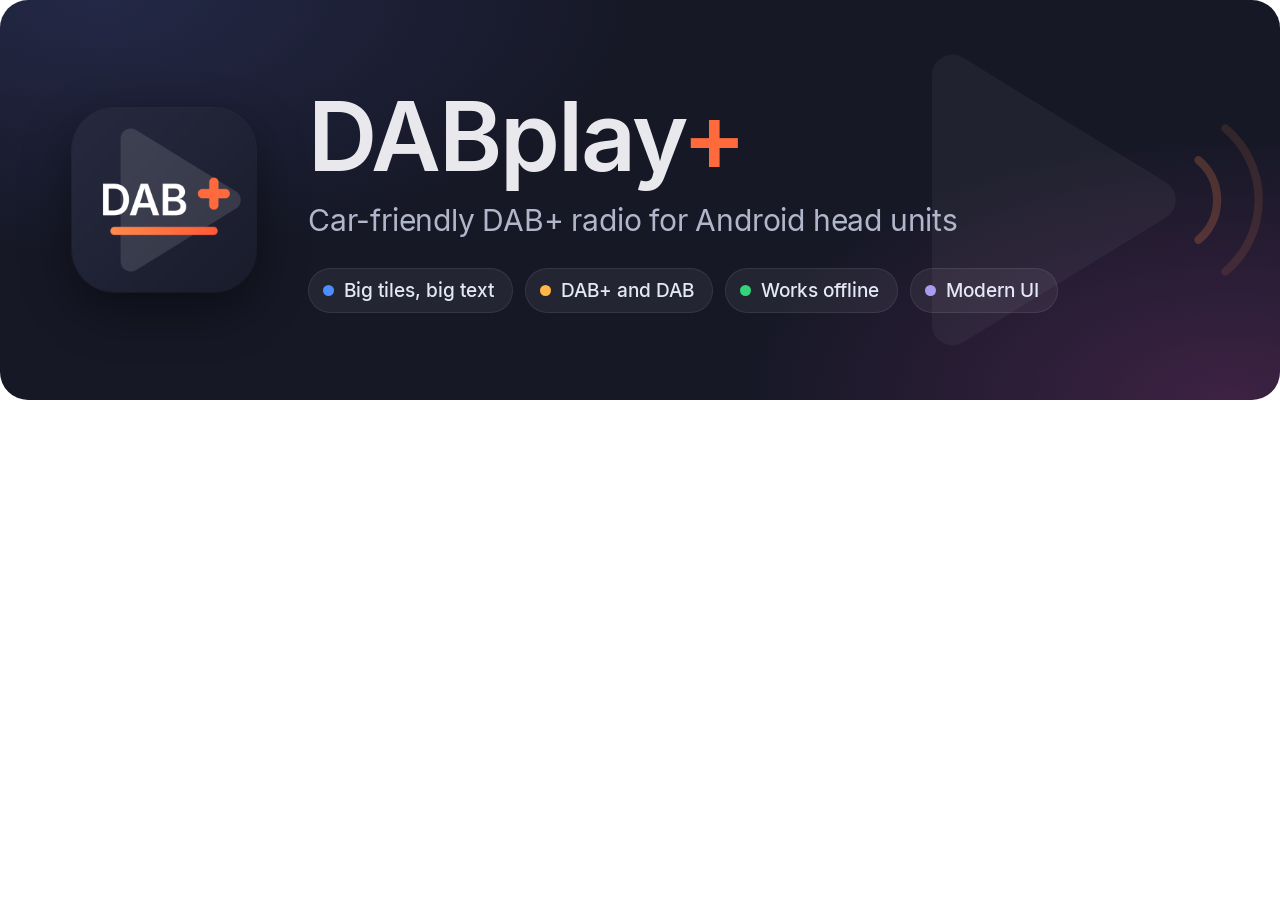
<file: tools/branding/banner.html>
<!doctype html>
<!-- The README banner (docs/banner.png), in the app's night theme. Render it with tools/branding/render.sh. -->
<html><head><meta charset="utf-8">
<style>
  @font-face { font-family: Inter; src: url(../../android/app/src/main/res/font/inter_regular.ttf); font-weight: 400; }
  @font-face { font-family: Inter; src: url(../../android/app/src/main/res/font/inter_medium.ttf); font-weight: 500; }
  @font-face { font-family: Inter; src: url(../../android/app/src/main/res/font/inter_semibold.ttf); font-weight: 600; }
  html, body { margin: 0; background: transparent; }
  .banner {
    position: relative; overflow: hidden; box-sizing: border-box;
    width: 1280px; height: 400px; border-radius: 28px; padding: 0 72px;
    display: flex; align-items: center; gap: 52px;
    font-family: Inter, sans-serif; color: #E9E9ED;
    /* the app's night background: base, a blue glow top-left, a plum glow bottom-right */
    background:
      radial-gradient(ellipse 60% 90% at 8% 0%, #232846 0%, transparent 70%),
      radial-gradient(ellipse 55% 95% at 96% 100%, #3D2244 0%, transparent 70%),
      #161826;
  }
  /* the icon's play triangle, large and faint, with broadcast arcs */
  .deco { position: absolute; right: -20px; top: 50%; transform: translateY(-50%); width: 560px; height: 560px; }
  .icon { flex: none; width: 184px; height: 184px; border-radius: 23%; overflow: hidden;
          box-shadow: 0 18px 50px rgba(0, 0, 0, .45), 0 0 0 1px rgba(255, 255, 255, .06); }
  .icon img { width: 100%; height: 100%; display: block; }
  .text { position: relative; }
  h1 { margin: 0; font-size: 96px; font-weight: 600; letter-spacing: -2px; line-height: 1; }
  h1 span { color: #FF6A3D; }
  .tag { margin: 18px 0 0; font-size: 30px; font-weight: 400; color: #B2B6CA; letter-spacing: -.2px; }
  .chips { display: flex; gap: 12px; margin-top: 30px; }
  .chip { display: flex; align-items: center; gap: 10px; padding: 10px 18px 10px 14px; border-radius: 999px;
          background: rgba(255, 255, 255, .06); border: 1px solid rgba(255, 255, 255, .08);
          font-size: 19px; font-weight: 500; color: #E4E7F5; }
  .chip i { width: 11px; height: 11px; border-radius: 50%; display: block; }
</style></head>
<body>
<div class="banner">
  <svg class="deco" viewBox="0 0 108 108">
    <path d="M37,30 A4,4 0 0,1 43.1,26.59 L82.1,50.59 A4,4 0 0,1 82.1,57.41 L43.1,81.41 A4,4 0 0,1 37,78 Z" fill="#FFFFFF" fill-opacity=".045"/>
    <g fill="none" stroke="#FF8A4C" stroke-linecap="round" stroke-width="1.6">
      <path d="M88.4 46.3 A10 10 0 0 1 88.4 61.7" opacity=".22"/>
      <path d="M93.6 40.2 A18 18 0 0 1 93.6 67.8" opacity=".12"/>
    </g>
  </svg>
  <div class="icon"><img src="../../android/app/src/main/ic_launcher-playstore.png" alt=""></div>
  <div class="text">
    <h1>DABplay<span>+</span></h1>
    <p class="tag">Car-friendly DAB+ radio for Android head units</p>
    <div class="chips">
      <div class="chip"><i style="background:#4C8DFF"></i>Big tiles, big text</div>
      <div class="chip"><i style="background:#FFB547"></i>DAB+ and DAB</div>
      <div class="chip"><i style="background:#34D27B"></i>Works offline</div>
      <div class="chip"><i style="background:#A99CF0"></i>Modern UI</div>
    </div>
  </div>
</div>
</body></html>
</file>
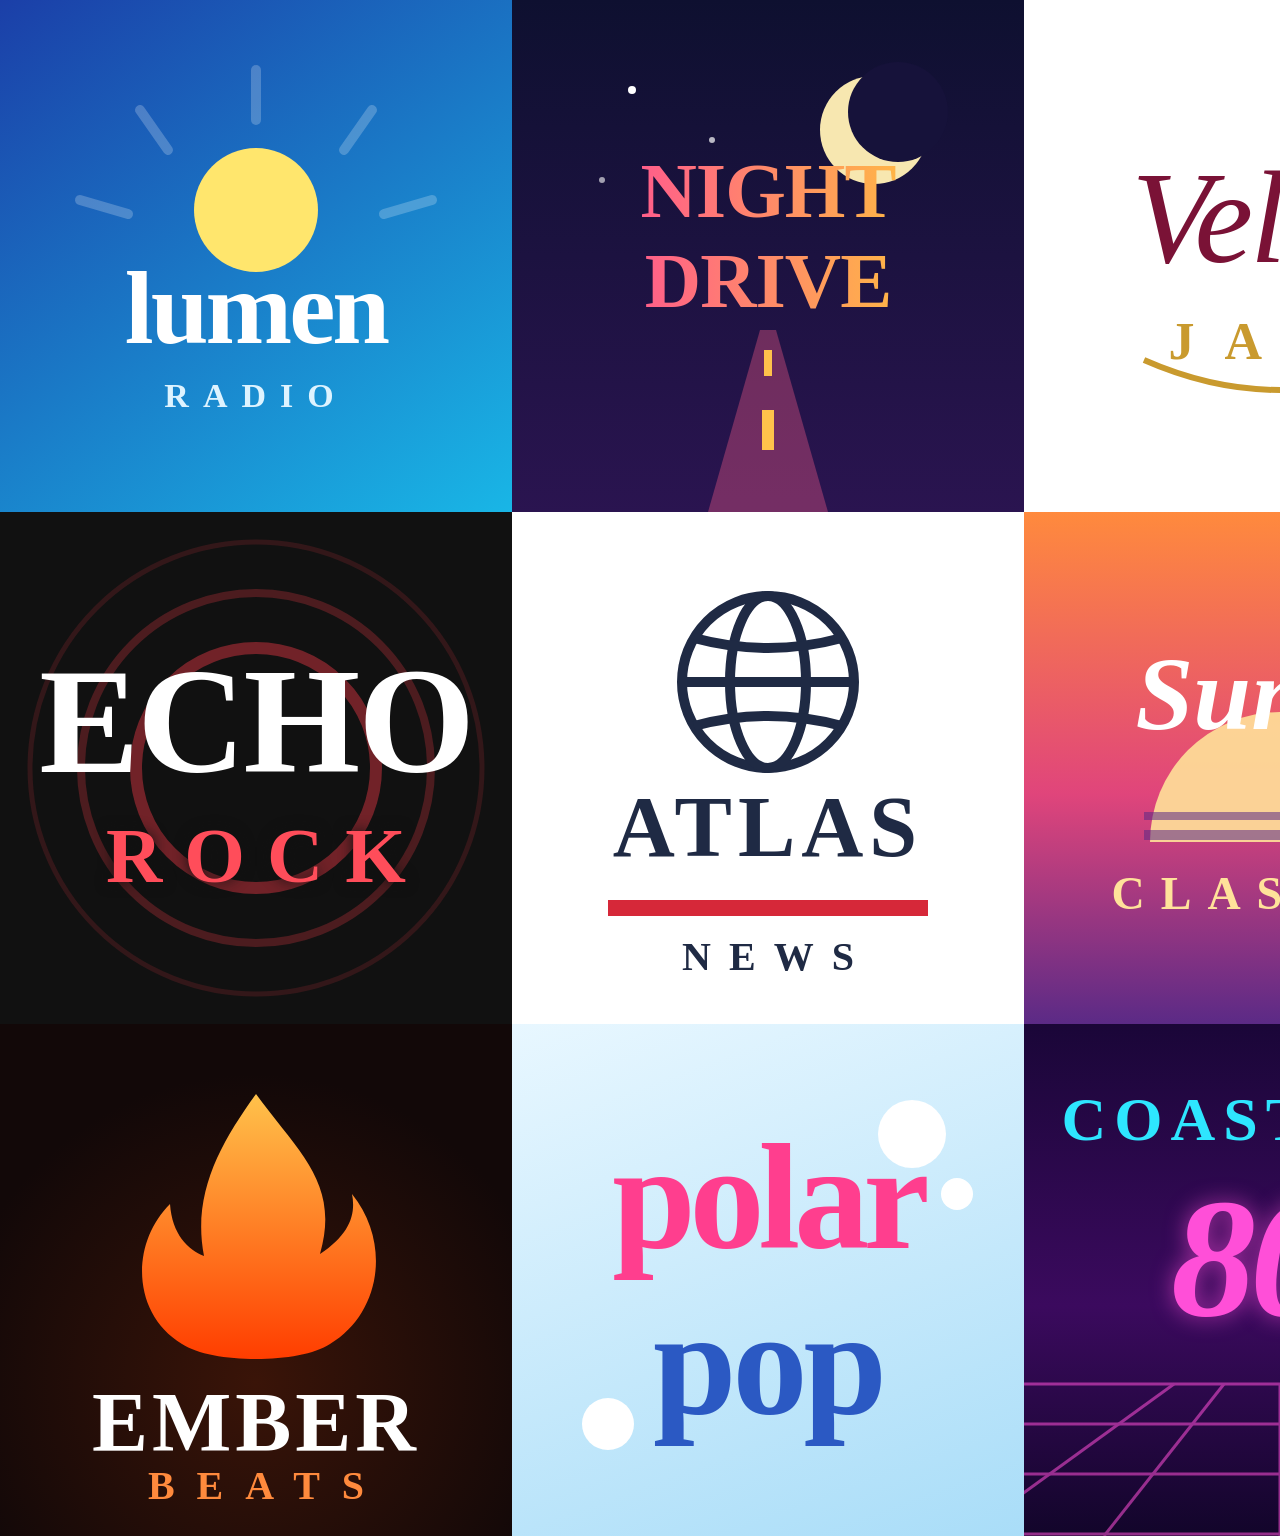
<file: tools/branding/demo-logos.html>
<!doctype html>
<!-- Made-up station logos for the debug-only DemoActivity (store screenshots). Twelve 512 × 512 cells, rendered and cut
     by render-demo-logos.sh into android/app/src/debug/assets/demo-logos/. Square ones fill their tile in the app (opaque
     corners); the transparent ones sit on its light "paper" tile, like real logos made for web pages. Fictional: any
     likeness to a real station is accidental. -->
<html><head><meta charset="utf-8">
<style>
  html, body { margin: 0; background: transparent; }
  .grid { display: grid; grid-template-columns: repeat(4, 512px); grid-auto-rows: 512px; }
  .l { position: relative; overflow: hidden; display: flex; flex-direction: column; align-items: center; justify-content: center; }
  .l svg { position: absolute; inset: 0; width: 100%; height: 100%; }
  .t { position: relative; text-align: center; line-height: 1; }
</style></head>
<body><div class="grid">

<!-- 1 Lumen Radio: opaque, blue to cyan, rays -->
<div class="l" style="background:linear-gradient(145deg,#1B3FA8,#19B6E6)">
  <svg viewBox="0 0 512 512"><g stroke="#FFFFFF" stroke-opacity=".22" stroke-width="10" stroke-linecap="round">
    <line x1="256" y1="70" x2="256" y2="120"/><line x1="140" y1="110" x2="168" y2="150"/><line x1="372" y1="110" x2="344" y2="150"/>
    <line x1="80" y1="200" x2="128" y2="214"/><line x1="432" y1="200" x2="384" y2="214"/></g>
    <circle cx="256" cy="210" r="62" fill="#FFE66D"/></svg>
  <div class="t" style="margin-top:150px;font:800 104px Montserrat;color:#fff;letter-spacing:-3px">lumen</div>
  <div class="t" style="margin-top:10px;font:600 34px Montserrat;color:#DDF3FF;letter-spacing:14px">RADIO</div>
</div>

<!-- 2 Night Drive: opaque, night sky, moon, road -->
<div class="l" style="background:linear-gradient(180deg,#0E1030,#2A1450)">
  <svg viewBox="0 0 512 512"><circle cx="362" cy="130" r="54" fill="#F7E7B0"/><circle cx="386" cy="112" r="50" fill="#16123A"/>
    <circle cx="120" cy="90" r="4" fill="#fff"/><circle cx="200" cy="140" r="3" fill="#fff" opacity=".7"/><circle cx="90" cy="180" r="3" fill="#fff" opacity=".6"/>
    <path d="M196 512 L248 330 L264 330 L316 512 Z" fill="#FF5E8A" opacity=".35"/><rect x="252" y="350" width="8" height="26" fill="#FFC24B"/><rect x="250" y="410" width="12" height="40" fill="#FFC24B"/></svg>
  <div class="t" style="margin-top:-40px;font:900 78px Montserrat;letter-spacing:-1px;background:linear-gradient(90deg,#FF5E8A,#FFB547);-webkit-background-clip:text;color:transparent">NIGHT<br>DRIVE</div>
</div>

<!-- 3 Velvet Jazz: transparent, serif -->
<div class="l">
  <div class="t" style="font:italic 400 132px P052;color:#7A1236;letter-spacing:-3px">Velvet</div>
  <div class="t" style="margin-top:18px;font:700 52px Montserrat;color:#C99A2E;letter-spacing:30px;padding-left:30px">JAZZ</div>
  <svg viewBox="0 0 512 512" style="pointer-events:none"><path d="M120 360 Q256 420 392 360" stroke="#C99A2E" stroke-width="6" fill="none"/></svg>
</div>

<!-- 4 Harbour Hits: opaque teal, waves -->
<div class="l" style="background:#0F6E77">
  <svg viewBox="0 0 512 512"><g fill="none" stroke="#7FE3E0" stroke-width="14" stroke-linecap="round">
    <path d="M70 390 Q120 360 170 390 T270 390 T370 390 T470 390"/><path d="M70 440 Q120 410 170 440 T270 440 T370 440 T470 440" opacity=".55"/></g></svg>
  <div class="t" style="margin-top:-70px;font:800 84px Montserrat;color:#fff;letter-spacing:2px">HARBOUR</div>
  <div class="t" style="margin-top:8px;font:900 120px Montserrat;color:#FFD166;letter-spacing:6px">HITS</div>
</div>

<!-- 5 Echo Rock: opaque black, red echo rings -->
<div class="l" style="background:#111111">
  <svg viewBox="0 0 512 512"><g fill="none" stroke="#E63946"><circle cx="256" cy="256" r="120" stroke-width="12" opacity=".45"/>
    <circle cx="256" cy="256" r="175" stroke-width="8" opacity=".28"/><circle cx="256" cy="256" r="226" stroke-width="5" opacity=".16"/></g></svg>
  <div class="t" style="font:bold 150px 'Nimbus Sans Narrow';color:#fff;letter-spacing:-2px">ECHO</div>
  <div class="t" style="margin-top:4px;font:bold 78px 'Nimbus Sans Narrow';color:#FF4D5A;letter-spacing:22px;padding-left:22px;text-shadow:0 0 0 #111,0 0 14px #111">ROCK</div>
</div>

<!-- 6 Atlas News: transparent, globe and red bar -->
<div class="l">
  <svg viewBox="0 0 512 512"><g fill="none" stroke="#1F2A44" stroke-width="10"><circle cx="256" cy="170" r="86"/>
    <ellipse cx="256" cy="170" rx="38" ry="86"/><line x1="170" y1="170" x2="342" y2="170"/><path d="M182 126 Q256 146 330 126"/><path d="M182 214 Q256 194 330 214"/></g>
    <rect x="96" y="388" width="320" height="16" fill="#D62839"/></svg>
  <div class="t" style="margin-top:220px;font:800 86px Montserrat;color:#1F2A44;letter-spacing:6px">ATLAS</div>
  <div class="t" style="margin-top:56px;font:700 40px Montserrat;color:#1F2A44;letter-spacing:18px;padding-left:18px">NEWS</div>
</div>

<!-- 7 Sunset Classics: opaque sunset gradient, half sun -->
<div class="l" style="background:linear-gradient(180deg,#FF8A3D 0%,#E0457B 55%,#5B2A86 100%)">
  <svg viewBox="0 0 512 512"><path d="M126 330 A130 130 0 0 1 386 330 Z" fill="#FFE29A" opacity=".9"/>
    <g fill="#5B2A86" opacity=".55"><rect x="120" y="300" width="272" height="8"/><rect x="120" y="318" width="272" height="10"/></g></svg>
  <div class="t" style="margin-top:-150px;font:italic 700 104px Georgia;color:#fff">Sunset</div>
  <div class="t" style="margin-top:250px;position:absolute;font:600 46px Montserrat;color:#FFE29A;letter-spacing:16px;padding-left:16px">CLASSICS</div>
</div>

<!-- 8 Metro Talk: transparent, yellow speech bubble -->
<div class="l">
  <svg viewBox="0 0 512 512"><path d="M150 80 H362 Q412 80 412 130 V250 Q412 300 362 300 H250 L180 360 L190 300 H150 Q100 300 100 250 V130 Q100 80 150 80 Z" fill="#FFC400"/></svg>
  <div class="t" style="margin-top:-118px;font:900 150px Montserrat;color:#1A1A1A">M</div>
  <div class="t" style="position:absolute;top:385px;font:800 72px Montserrat;color:#1A1A1A;letter-spacing:-1px">metro talk</div>
</div>

<!-- 9 Ember Beats: opaque dark, flame -->
<div class="l" style="background:radial-gradient(circle at 50% 70%,#3A1408,#120808 70%)">
  <svg viewBox="0 0 512 512"><path d="M256 70 C300 130 340 160 320 230 C350 210 356 190 352 170 C392 220 380 290 330 320 C300 340 212 340 182 320 C132 290 130 220 170 180 C172 210 188 226 204 232 C192 170 220 120 256 70 Z" fill="url(#f)"/>
    <defs><linearGradient id="f" x1="0" y1="1" x2="0" y2="0"><stop offset="0" stop-color="#FF3D00"/><stop offset="1" stop-color="#FFC24B"/></linearGradient></defs></svg>
  <div class="t" style="position:absolute;top:350px;font:900 84px Montserrat;color:#fff;letter-spacing:4px">EMBER</div>
  <div class="t" style="position:absolute;top:438px;font:700 40px Montserrat;color:#FF8A3D;letter-spacing:22px;padding-left:22px">BEATS</div>
</div>

<!-- 10 Polar Pop: opaque icy blue, bubbly type -->
<div class="l" style="background:linear-gradient(160deg,#E8F7FF,#A9DDF8)">
  <svg viewBox="0 0 512 512"><g fill="#FFFFFF"><circle cx="400" cy="110" r="34"/><circle cx="445" cy="170" r="16"/><circle cx="96" cy="400" r="26"/></g></svg>
  <div class="t" style="font:bold 150px Comfortaa;color:#FF3E8E;letter-spacing:-6px">polar</div>
  <div class="t" style="margin-top:-6px;font:bold 150px Comfortaa;color:#2B59C3;letter-spacing:-4px">pop</div>
</div>

<!-- 11 Coastline 80s: opaque retro grid -->
<div class="l" style="background:linear-gradient(180deg,#1A0638 0%,#3B0A5E 55%,#12052A 100%)">
  <svg viewBox="0 0 512 512"><g stroke="#FF4FD8" stroke-width="3" opacity=".55">
    <line x1="0" y1="360" x2="512" y2="360"/><line x1="0" y1="400" x2="512" y2="400"/><line x1="0" y1="450" x2="512" y2="450"/><line x1="0" y1="510" x2="512" y2="510"/>
    <line x1="256" y1="360" x2="256" y2="512"/><line x1="200" y1="360" x2="80" y2="512"/><line x1="312" y1="360" x2="432" y2="512"/><line x1="150" y1="360" x2="-60" y2="512"/><line x1="362" y1="360" x2="572" y2="512"/></g></svg>
  <div class="t" style="margin-top:-120px;font:800 62px Montserrat;color:#2EE6FF;letter-spacing:8px">COASTLINE</div>
  <div class="t" style="margin-top:6px;font:italic 900 170px Montserrat;color:#FF4FD8;letter-spacing:-6px;text-shadow:0 0 22px rgba(255,79,216,.6)">80s</div>
</div>

<!-- 12 Dune Dance: transparent, dunes -->
<div class="l">
  <svg viewBox="0 0 512 512"><path d="M40 330 Q170 220 300 300 T480 280 L480 352 L40 352 Z" fill="#E9A23B"/>
    <path d="M40 352 Q200 290 330 340 T480 330 L480 360 L40 360 Z" fill="#C46A1C"/><circle cx="360" cy="170" r="44" fill="#E9A23B" opacity=".85"/></svg>
  <div class="t" style="position:absolute;top:392px;font:600 66px 'URW Gothic';color:#5A3A14;letter-spacing:3px;white-space:nowrap">DUNE DANCE</div>
</div>

</div></body></html>
</file>
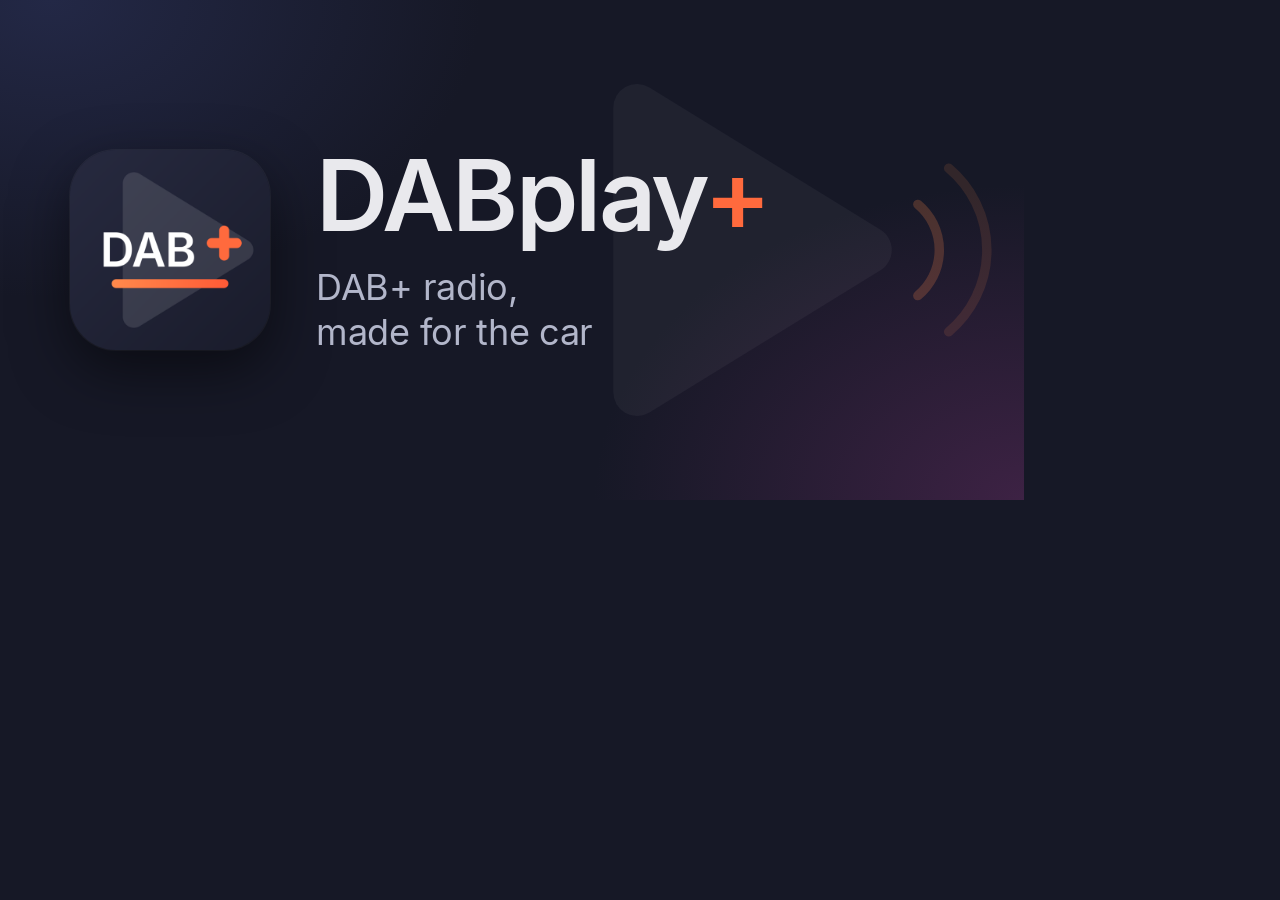
<file: tools/branding/feature.html>
<!doctype html>
<!-- Google Play's feature graphic (docs/feature-graphic.png, exactly 1024 × 500, no transparency), in the banner's style.
     Large type only: Play shows it small, and sometimes with a play button over the middle. Render with render.sh. -->
<html><head><meta charset="utf-8">
<style>
  @font-face { font-family: Inter; src: url(../../android/app/src/main/res/font/inter_regular.ttf); font-weight: 400; }
  @font-face { font-family: Inter; src: url(../../android/app/src/main/res/font/inter_semibold.ttf); font-weight: 600; }
  html, body { margin: 0; background: #161826; }
  .card {
    position: relative; overflow: hidden; width: 1024px; height: 500px; box-sizing: border-box; padding: 0 70px;
    display: flex; align-items: center; gap: 46px; font-family: Inter, sans-serif; color: #E9E9ED;
    background:
      radial-gradient(ellipse 60% 85% at 5% 0%, #232846 0%, transparent 70%),
      radial-gradient(ellipse 60% 90% at 100% 100%, #3D2244 0%, transparent 70%),
      #161826;
  }
  /* the icon's play triangle, large and faint, sending its arcs out to the right */
  .deco { position: absolute; right: -10px; top: 50%; transform: translateY(-50%); width: 640px; height: 640px; }
  .icon { flex: none; width: 200px; height: 200px; border-radius: 23%; overflow: hidden;
          box-shadow: 0 20px 56px rgba(0, 0, 0, .5), 0 0 0 1px rgba(255, 255, 255, .06); }
  .icon img { width: 100%; height: 100%; display: block; }
  .text { position: relative; }
  h1 { margin: 0; font-size: 100px; font-weight: 600; letter-spacing: -2.5px; line-height: 1; }
  h1 span { color: #FF6A3D; }
  .tag { margin: 20px 0 0; font-size: 36px; line-height: 1.25; color: #B2B6CA; letter-spacing: -.3px; }
</style></head>
<body>
<div class="card">
  <svg class="deco" viewBox="0 0 108 108">
    <path d="M37,30 A4,4 0 0,1 43.1,26.59 L82.1,50.59 A4,4 0 0,1 82.1,57.41 L43.1,81.41 A4,4 0 0,1 37,78 Z" fill="#FFFFFF" fill-opacity=".045"/>
    <g fill="none" stroke="#FF8A4C" stroke-linecap="round" stroke-width="1.6">
      <path d="M88.4 46.3 A10 10 0 0 1 88.4 61.7" opacity=".22"/>
      <path d="M93.6 40.2 A18 18 0 0 1 93.6 67.8" opacity=".12"/>
    </g>
  </svg>
  <div class="icon"><img src="../../android/app/src/main/ic_launcher-playstore.png" alt=""></div>
  <div class="text">
    <h1>DABplay<span>+</span></h1>
    <p class="tag">DAB+ radio,<br>made for the car</p>
  </div>
</div>
</body></html>
</file>
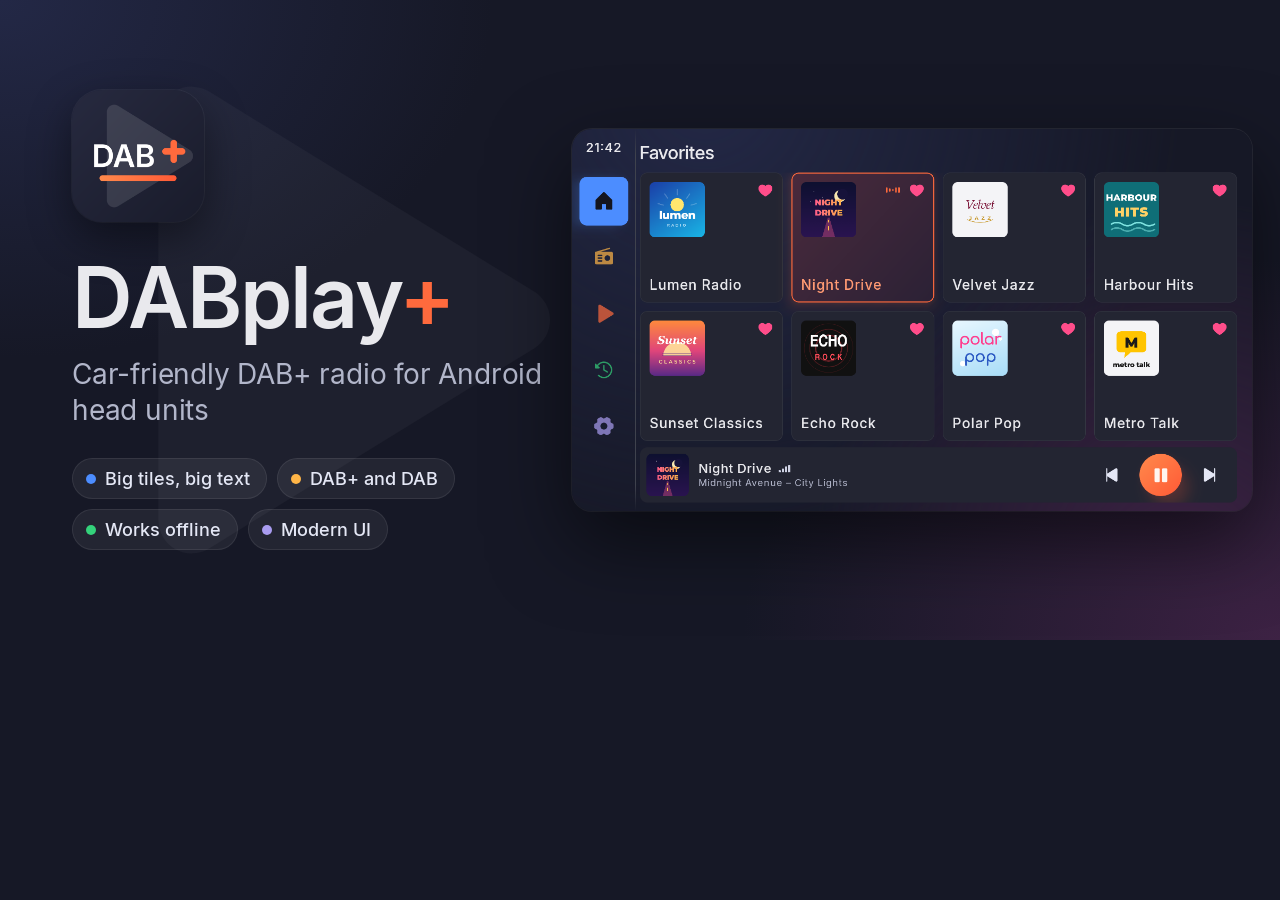
<file: tools/branding/social.html>
<!doctype html>
<!-- GitHub's social preview (docs/social-preview.png, 1280×640), in the app's night theme. Render with render.sh. -->
<html><head><meta charset="utf-8">
<style>
  @font-face { font-family: Inter; src: url(../../android/app/src/main/res/font/inter_regular.ttf); font-weight: 400; }
  @font-face { font-family: Inter; src: url(../../android/app/src/main/res/font/inter_medium.ttf); font-weight: 500; }
  @font-face { font-family: Inter; src: url(../../android/app/src/main/res/font/inter_semibold.ttf); font-weight: 600; }
  html, body { margin: 0; background: #161826; }
  .card {
    position: relative; overflow: hidden; width: 1280px; height: 640px;
    font-family: Inter, sans-serif; color: #E9E9ED;
    background:
      radial-gradient(ellipse 55% 80% at 0% 0%, #232846 0%, transparent 70%),
      radial-gradient(ellipse 60% 85% at 100% 100%, #3D2244 0%, transparent 70%),
      #161826;
  }
  /* the icon's play triangle, large and faint, behind everything */
  .deco { position: absolute; left: -150px; top: 50%; transform: translateY(-50%); width: 900px; height: 900px; }
  .text { position: absolute; left: 72px; top: 0; bottom: 0; width: 470px; display: flex; flex-direction: column; justify-content: center; }
  .icon { width: 132px; height: 132px; border-radius: 23%; overflow: hidden;
          box-shadow: 0 16px 44px rgba(0, 0, 0, .45), 0 0 0 1px rgba(255, 255, 255, .06); }
  .icon img { width: 100%; height: 100%; display: block; }
  h1 { margin: 34px 0 0; font-size: 84px; font-weight: 600; letter-spacing: -2px; line-height: 1; }
  h1 span { color: #FF6A3D; }
  .tag { margin: 16px 0 0; font-size: 28px; line-height: 1.3; color: #B2B6CA; letter-spacing: -.2px; }
  .chips { display: flex; flex-wrap: wrap; gap: 10px; margin-top: 30px; }
  .chip { display: flex; align-items: center; gap: 9px; padding: 9px 16px 9px 13px; border-radius: 999px;
          background: rgba(255, 255, 255, .06); border: 1px solid rgba(255, 255, 255, .08);
          font-size: 18px; font-weight: 500; color: #E4E7F5; }
  .chip i { width: 10px; height: 10px; border-radius: 50%; display: block; }
  /* the app: Favourites, night theme, the whole 1280 × 720 screen at 0.53 */
  .shot { position: absolute; left: 572px; top: 129px; width: 680px; height: 382px; border-radius: 20px; overflow: hidden;
          box-shadow: 0 30px 80px rgba(0, 0, 0, .55), 0 0 0 1px rgba(255, 255, 255, .08); }
  .shot img { width: 100%; height: 100%; display: block; }
</style></head>
<body>
<div class="card">
  <svg class="deco" viewBox="0 0 108 108">
    <path d="M37,30 A4,4 0 0,1 43.1,26.59 L82.1,50.59 A4,4 0 0,1 82.1,57.41 L43.1,81.41 A4,4 0 0,1 37,78 Z" fill="#FFFFFF" fill-opacity=".035"/>
  </svg>
  <div class="text">
    <div class="icon"><img src="../../android/app/src/main/ic_launcher-playstore.png" alt=""></div>
    <h1>DABplay<span>+</span></h1>
    <p class="tag">Car-friendly DAB+ radio for Android head units</p>
    <div class="chips">
      <div class="chip"><i style="background:#4C8DFF"></i>Big tiles, big text</div>
      <div class="chip"><i style="background:#FFB547"></i>DAB+ and DAB</div>
      <div class="chip"><i style="background:#34D27B"></i>Works offline</div>
      <div class="chip"><i style="background:#A99CF0"></i>Modern UI</div>
    </div>
  </div>
  <div class="shot"><img src="../../docs/screenshots/home.png" alt=""></div>
</div>
</body></html>
</file>
